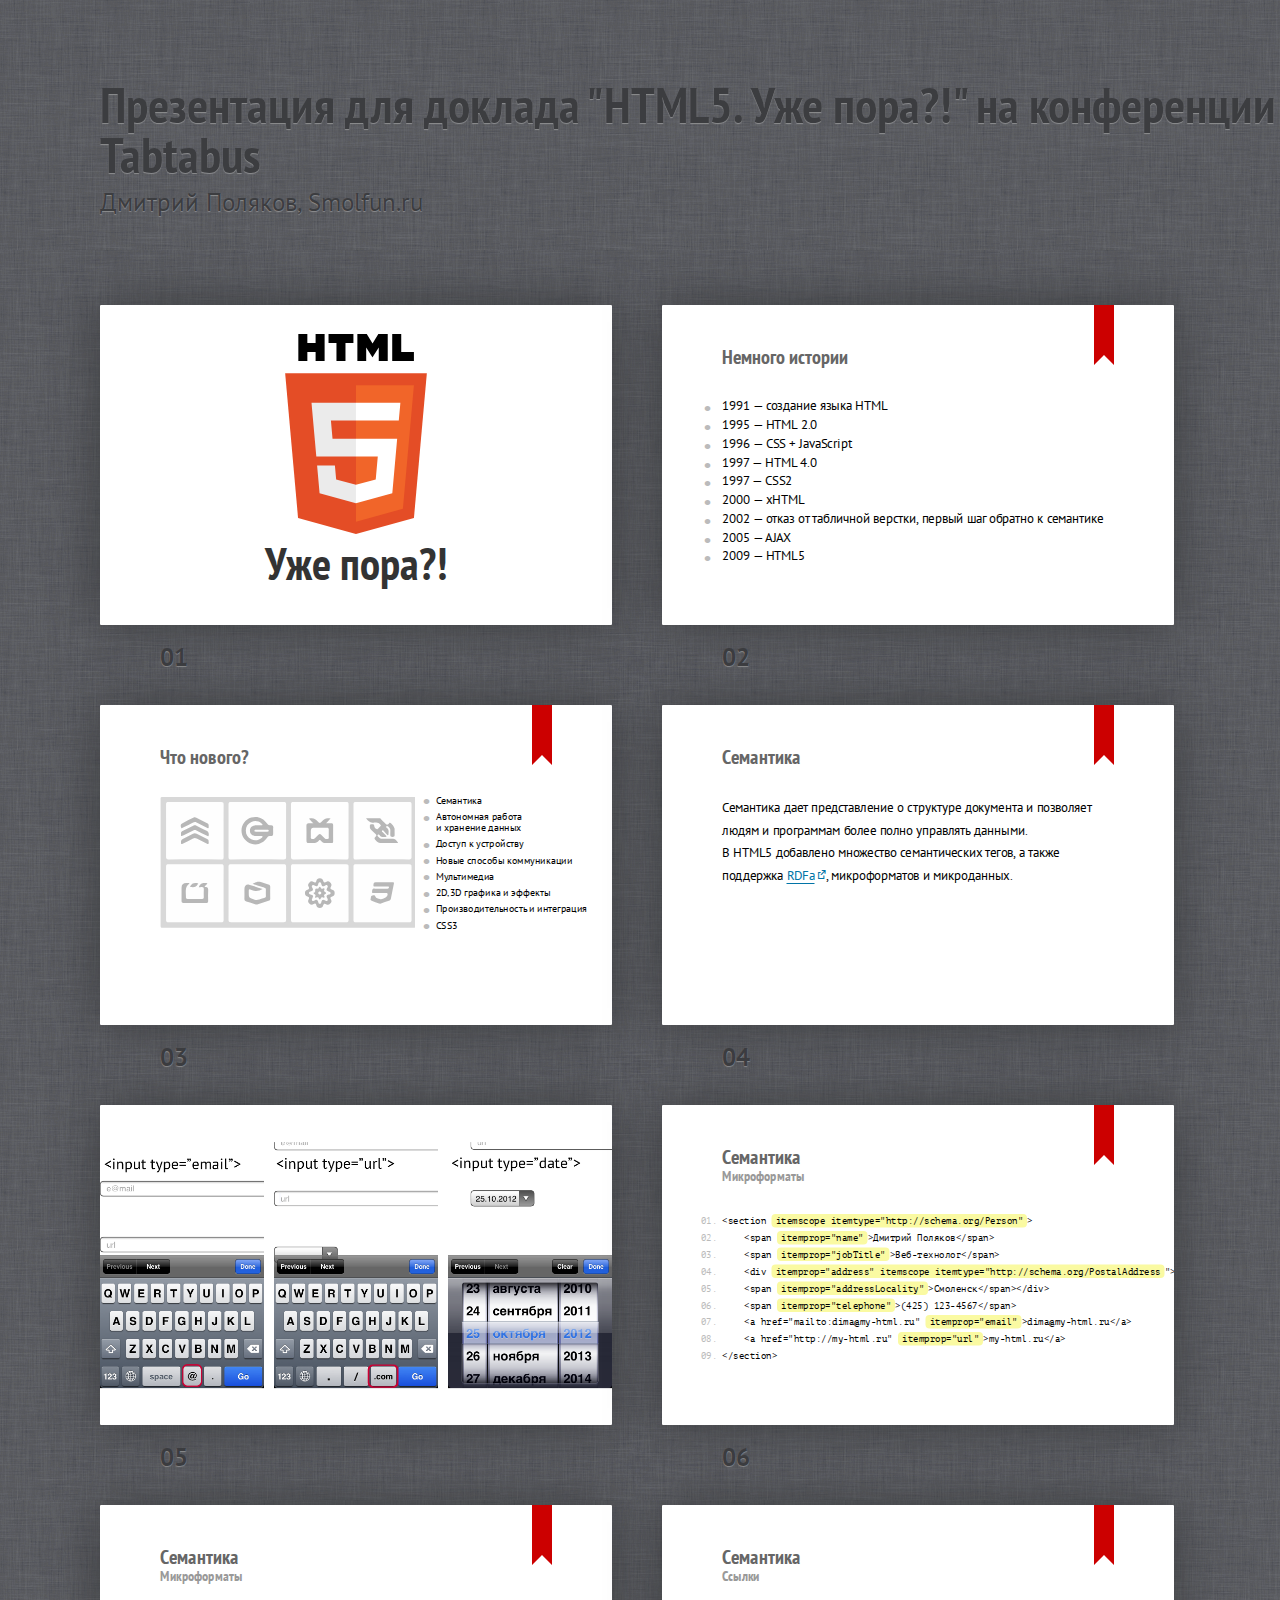
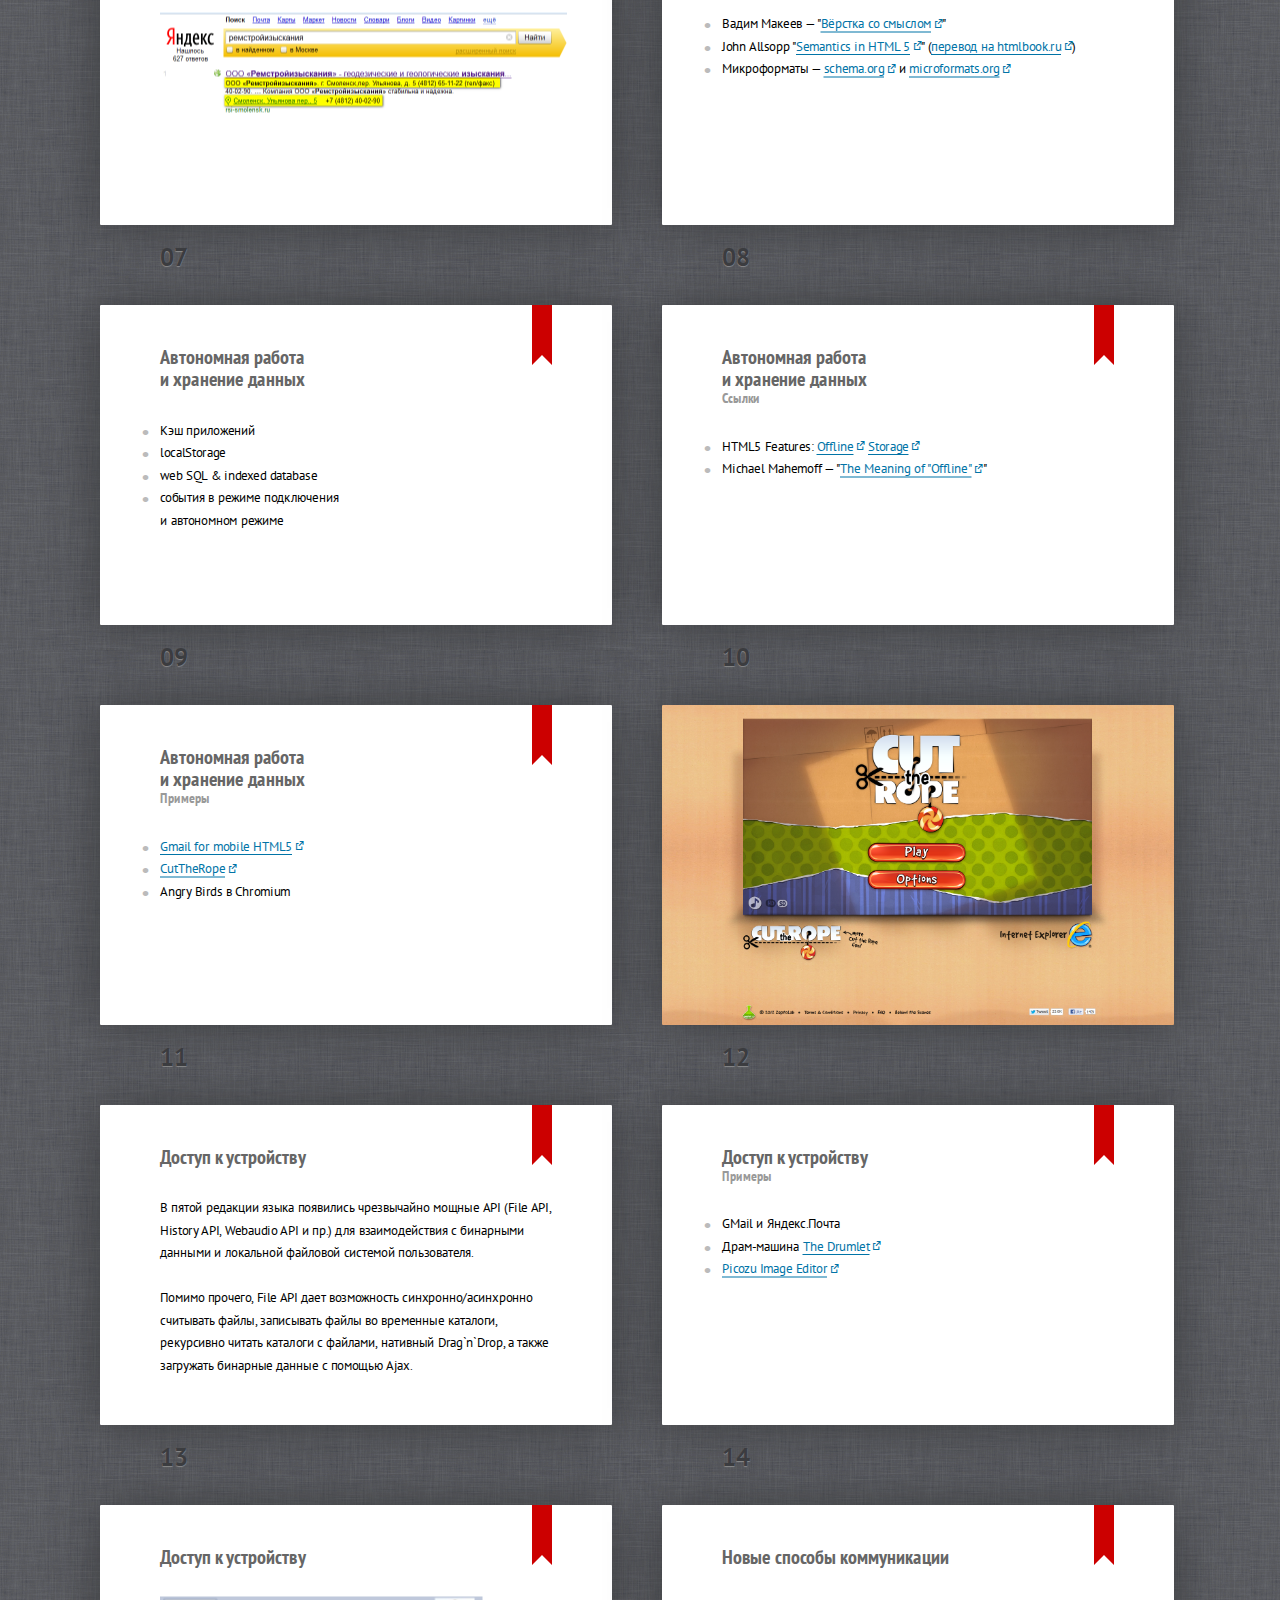
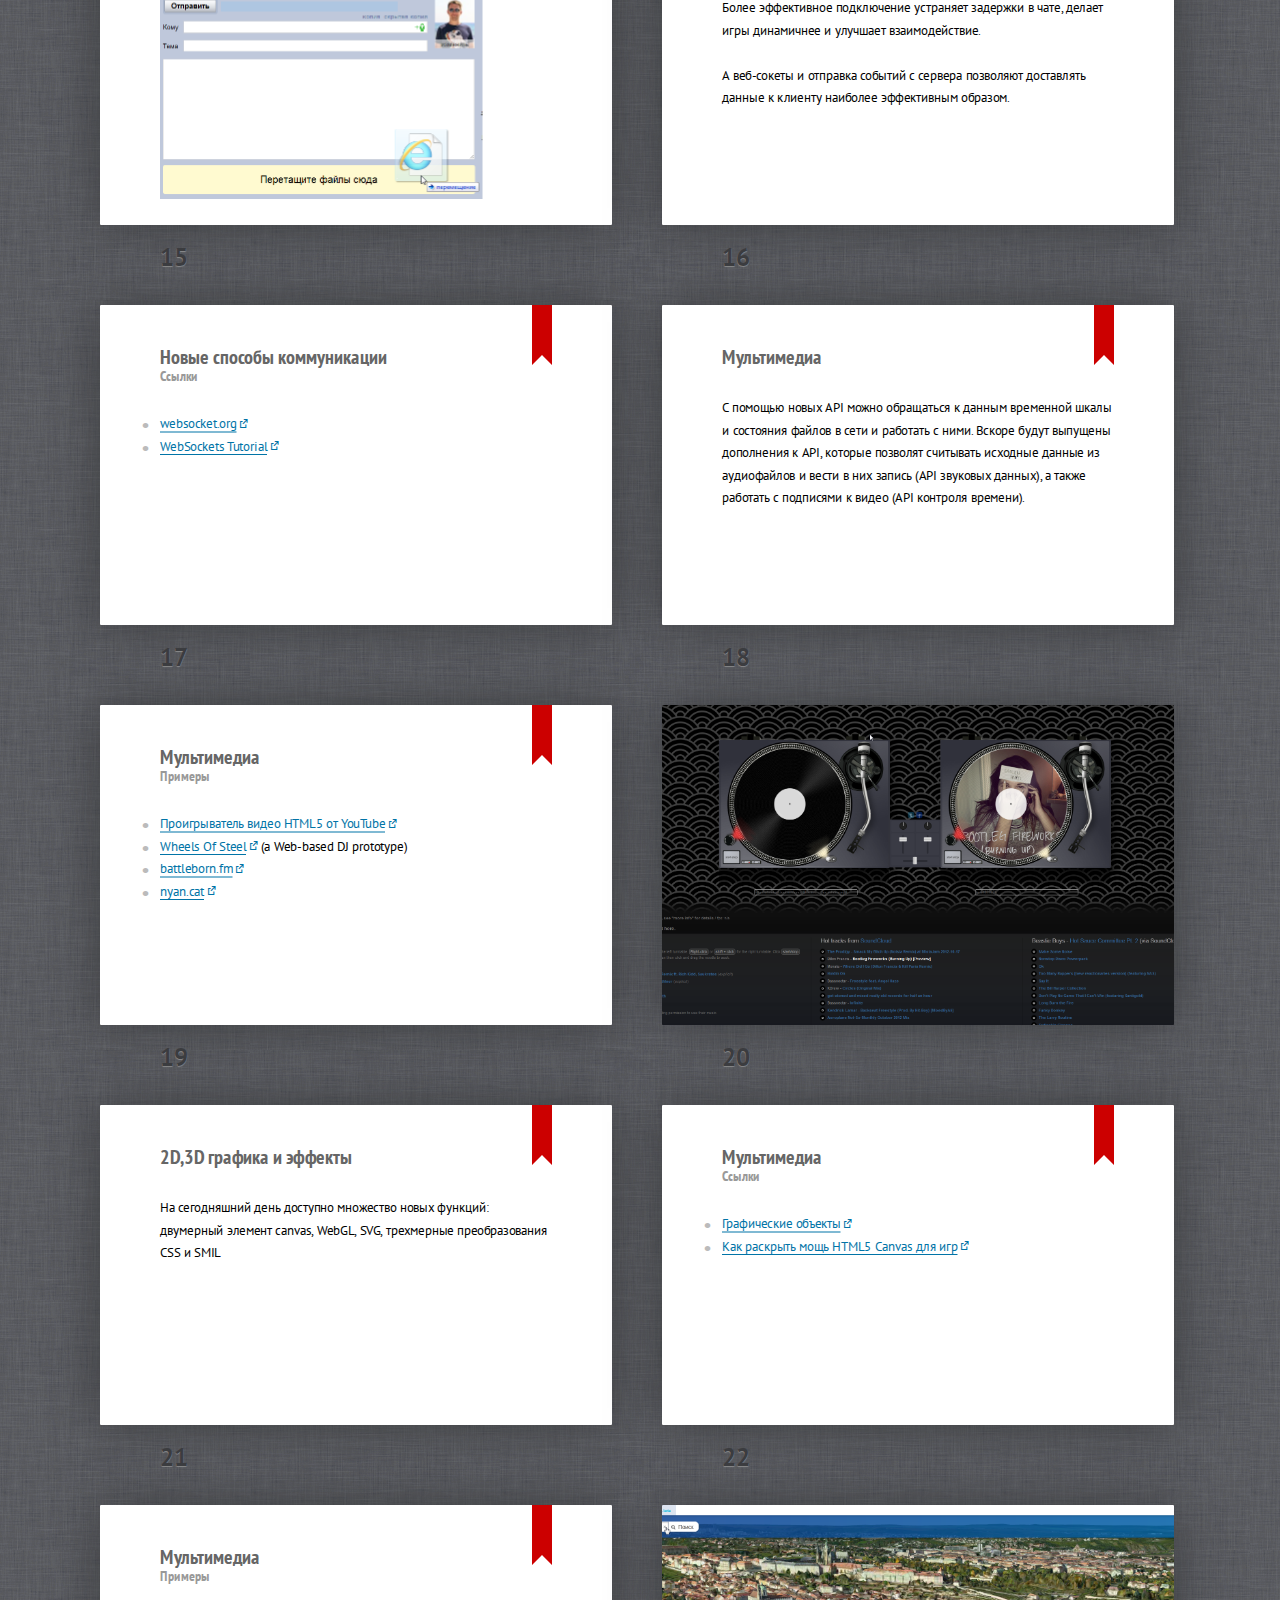
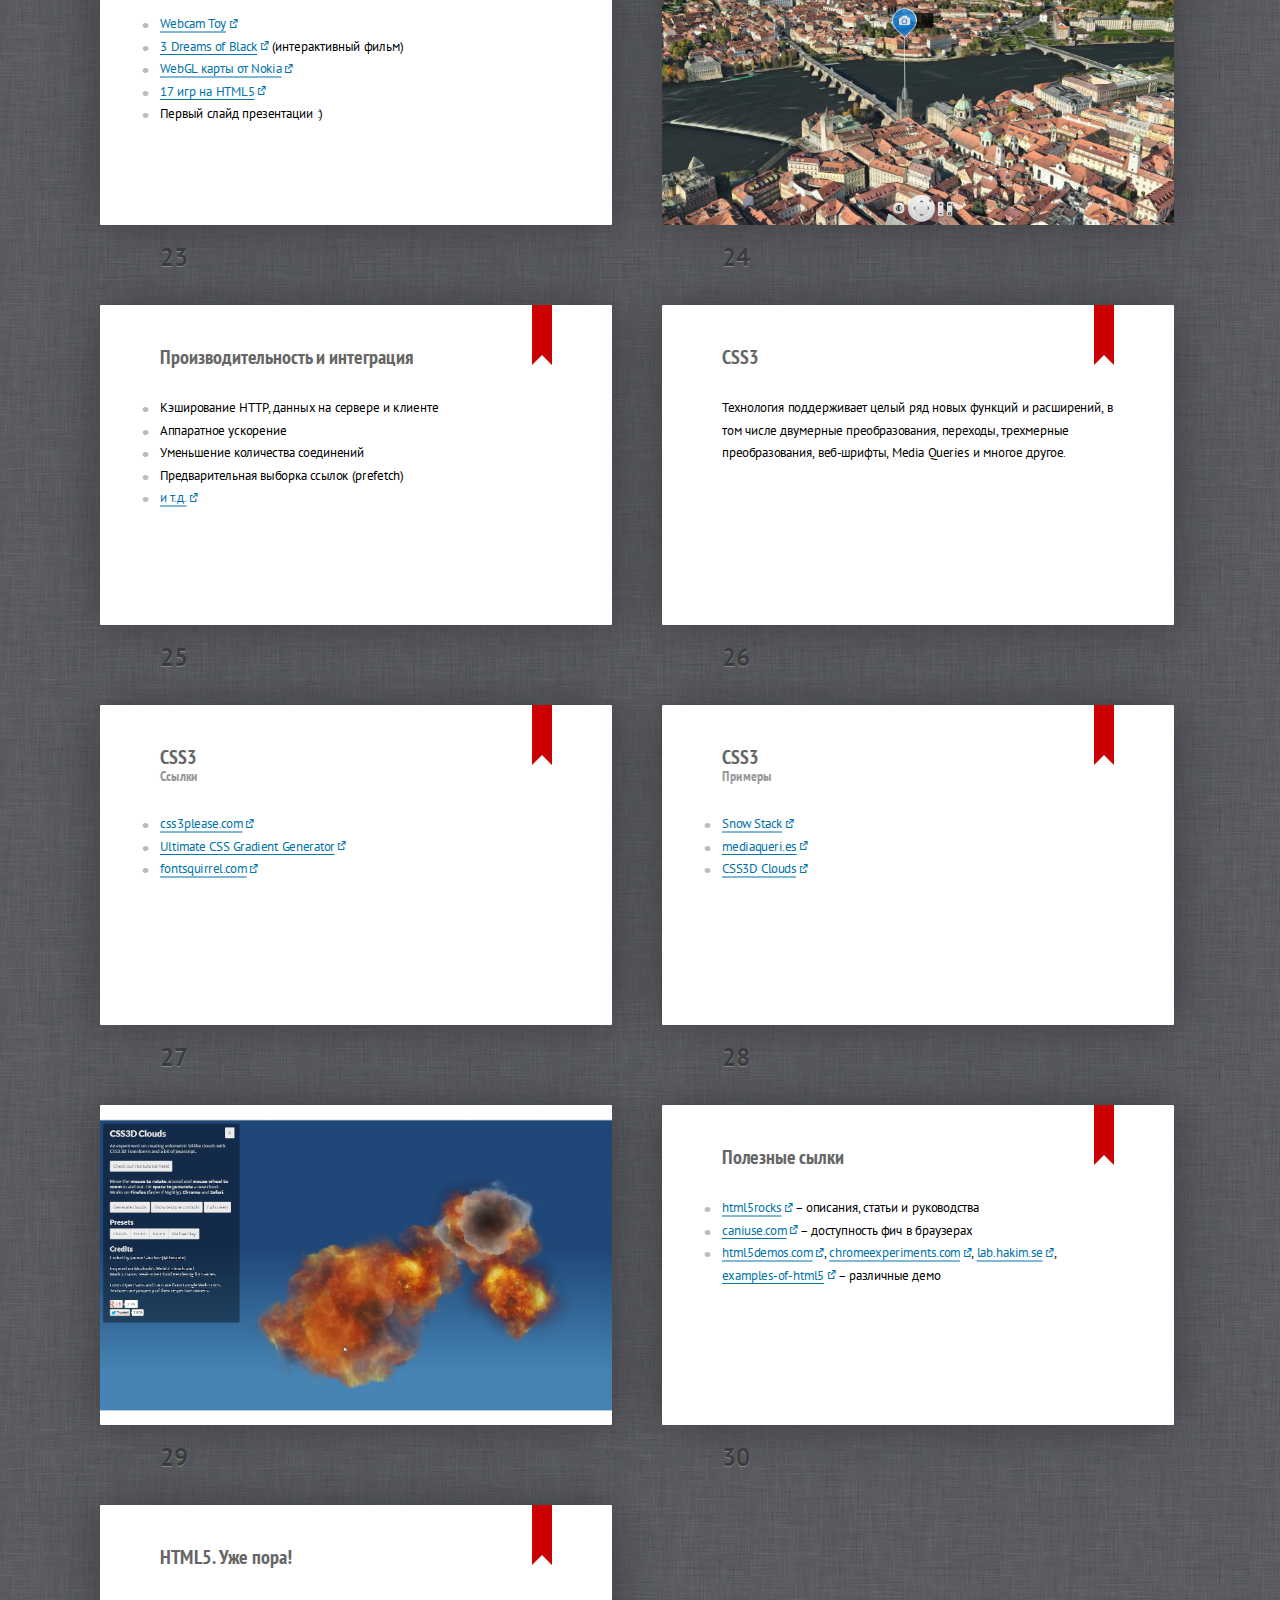
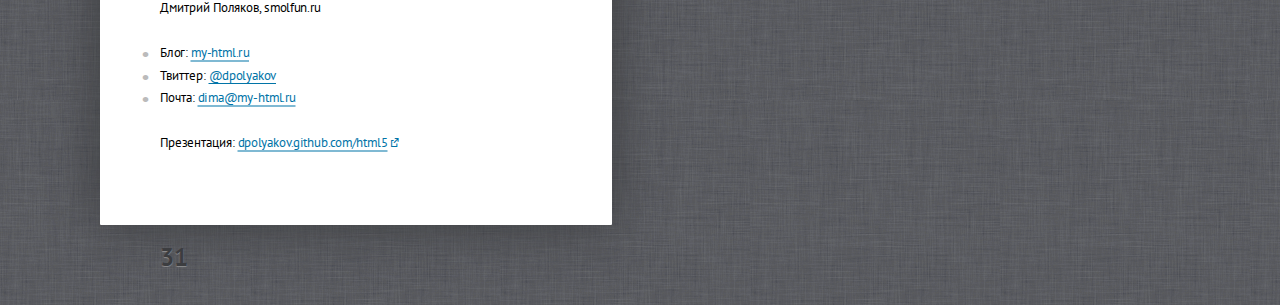
<file: index.htm>
<!DOCTYPE HTML>
<html lang="ru-RU">
<head>
	<title>HTML5. Уже пора?!</title>
	<meta charset="UTF-8">
	<meta name="viewport" content="width=1274, user-scalable=no">
	<link rel="stylesheet" href="themes/ribbon/styles/style.css">
	<link rel="stylesheet" href="themes/ribbon/styles/print.css" media="print">
	<!--
		Для оформления отдельный слайдов, используйте
		ID слайда для доступа к необходимым элементам
		-->
	<style>
		#Cover section {padding:0 120px 80px;}
		.html5 {
			background:#fff url(img/html5.svg) center top no-repeat;
			background-size: 400px 400px;
			height: 100%;
			width: 100%;
			position: relative;;
		}
		.html5 h2 {
			font-size: 90px;
			color:#333;
			text-align:center;			
			position: absolute;
			bottom: 50px; 
			width:100%;
		}
		#History .mylist {line-height: 1.5em !important}
		.mylist li:before {line-height: 1em !important}
		#technology .mylist {
			position:absolute; 
			right:2em;
			top:28%;
		}
		#technology .mylist li {
			font-size: 0.78em;
			line-height: 1.15em;
			margin-bottom: 10px;
		}
		#technology .mylist li:before {line-height:  0.5em !important; margin-left: -110px;}
		#technology img {width: 65%}
		header h4 {font-size: 70%; color:#999}
		/*#offline ul {background: url(img/offline-web-app.png) top right no-repeat;height: 200px;}*/
	</style>
</head>
<body class="list">
	<header class="caption">
		<h1>Презентация для доклада "HTML5. Уже пора?!" на конференции Tabtabus</h1>
		<p>Дмитрий Поляков, Smolfun.ru</p>
	</header>
	<div class="slide cover h" id="Cover"><div>
		<section>
			<div class="html5">
			<header>
				<h2>Уже пора?!</h2>
			</header>
			</div>
		</section>
	</div></div>
	<div class="slide" id="History"><div>
		<section>

			<header>
				<h2>Немного истории</h2>
			</header>
			<ul class="mylist">
				<li>1991 &mdash; создание языка HTML</li>
				<li>1995 &mdash; HTML 2.0</li>
				<li>1996 &mdash; CSS + JavaScript</li>
				<li>1997 &mdash; HTML 4.0</li>
				<li>1997 &mdash; CSS2</li>
				<li>2000 &mdash; xHTML</li>
				<li>2002 &mdash; отказ от табличной верстки, первый шаг обратно к семантике</li>
				<li>2005 &mdash; AJAX</li>
				<li>2009 &mdash; HTML5</li>
			</ul>
		</section>
	</div></div>
	<div class="slide" id="technology"><div>
		<section>
			<header>
				<h2>Что нового?</h2>
			</header>
			<img src="img/technology.svg" />
			<ul class="mylist">
				<li>Семантика</li>
				<li>Автономная работа<br />и хранение данных</li>
				<li>Доступ к устройству</li>
				<li>Новые способы коммуникации</li>
				<li>Мультимедиа</li>
				<li>2D,3D графика и эффекты</li>
				<li>Производительность и интеграция</li>
				<li>CSS3</li>
			</ul>
		</section>
	</div></div>
	<div class="slide" id="Semantics"><div>
		<section>
			<header>
				<h2>Семантика</h2>
			</header>
			<p>Семантика дает представление о структуре документа и позволяет людям и программам более полно управлять данными.<br />В HTML5 добавлено множество семантических тегов, а также поддержка <a href="http://ru.wikipedia.org/wiki/Resource_Description_Framework" target="_blank">RDFa</a>, микроформатов и микроданных.</p>
		</section>
	</div></div>
	<div class="slide cover w" id="Semanticstag"><div>
		<section>
			<img src="img/inputs.png" />
		</section>
	</div></div>
	<div class="slide" id="schema"><div>
		<section>
			<header>
				<h2>Семантика</h2>
				<h4>Микроформаты</h4>
			</header>
			<pre style="font-size:75%">
				<code>&lt;section <mark>itemscope itemtype="http://schema.org/Person"</mark>&gt;</code>
				<code>	&lt;span <mark>itemprop="name"</mark>&gt;Дмитрий Поляков&lt;/span&gt;</code>
				<code>	&lt;span <mark>itemprop="jobTitle"</mark>&gt;Веб-технолог&lt;/span&gt;</code>
				<code>	&lt;div <mark>itemprop="address" itemscope itemtype="http://schema.org/PostalAddress</mark>"&gt;</code>
				<code>	&lt;span <mark>itemprop="addressLocality"</mark>&gt;Смоленск&lt;/span&gt;&lt;/div&gt;</code>
				<code>	&lt;span <mark>itemprop="telephone"</mark>&gt;(425) 123-4567&lt;/span&gt;</code>
				<code>	&lt;a href="mailto:dima@my-html.ru" <mark>itemprop="email"</mark>&gt;dima@my-html.ru&lt;/a&gt;</code>
				<code>	&lt;a href="http://my-html.ru" <mark>itemprop="url"</mark>&gt;my-html.ru&lt;/a&gt;</code>
				<code>&lt;/section&gt;  </code>			
			</pre>
		</section>
	</div></div>
	<div class="slide" id="schema2"><div>
		<section>
			<header>
				<h2>Семантика</h2>
				<h4>Микроформаты</h4>
			</header>
			<img src="img/schema.png" />
		</section>
	</div></div>		
	<div class="slide" id="Semantics2"><div>
		<section>
			<header>
				<h2>Семантика</h2>
				<h4>Ссылки</h4>
			</header>
			<ul>
				<li>Вадим Макеев &mdash; "<a href="http://pepelsbey.net/2011/07/sense-coding/" target="_blank">Вёрстка со смыслом</a>"</li>
				<li>John Allsopp "<a href="http://www.alistapart.com/articles/semanticsinhtml5/" target="_blank">Semantics in HTML 5</a>" (<a href="http://htmlbook.ru/blog/semantika-v-html5" target="_blank">перевод на htmlbook.ru</a>)</li>
				<li>Микроформаты &mdash; <a href="http://schema.org/" target="_blank">schema.org</a> и <a href="http://microformats.org/" target="_blank">microformats.org</a></li>
			</ul>
		</section>
	</div></div>
	<div class="slide" id="offline"><div>
		<section>
			<header>
				<h2>Автономная работа<br />и хранение данных</h2>
			</header>
			<ul>
				<li>Кэш приложений</li>
				<li>localStorage</li>
				<li>web SQL & indexed database</li>
				<li>события в режиме подключения<br />и автономном режиме</li>
			</ul>
		</section>
	</div></div>
	<div class="slide" id="offlinelinks"><div>
		<section>
			<header>
				<h2>Автономная работа<br />и хранение данных</h2>
				<h4>Ссылки</h4>
			</header>
			<ul>
				<li>HTML5 Features: 
					<a href="http://www.html5rocks.com/ru/features/offline" target="_blank">Offline</a>
					<a href="http://www.html5rocks.com/ru/features/storage" target="_blank">Storage</a>
				</li>
				<li>Michael Mahemoff &mdash; "<a  target="_blank" href="http://www.html5rocks.com/en/tutorials/offline/whats-offline/">The Meaning of "Offline"</a>" </li>
			</ul>
		</section>
	</div></div>
	<div class="slide" id="offlineexample"><div>
		<section>
			<header>
				<h2>Автономная работа<br />и хранение данных</h2>
				<h4>Примеры</h4>
			</header>
			<ul>
				<li><a href="http://googlecode.blogspot.com/2009/04/gmail-for-mobile-html5-series-using.html" target="_blank">Gmail for mobile HTML5</a>
				</li>
				<li><a target="_blank" href="http://www.cuttherope.ie/faq.html">СutTheRope</a></li>
				<li>Angry Birds в Chromium</li>
			</ul>
		</section>
	</div></div>
	<div class="slide cover h" id="offlineexampleimg"><div>
		<section>
			<img src="img/ctr.png" />
		</section>
	</div></div>
	<div class="slide" id="device"><div>
		<section>
			<header>
				<h2>Доступ к устройству</h2>
			</header>
			<p>В пятой редакции языка появились чрезвычайно мощные API (File API, History API, Webaudio API и пр.) для взаимодействия с бинарными данными и локальной файловой системой пользователя. </p>
			<p>Помимо прочего, File API дает возможность синхронно/асинхронно считывать файлы, записывать файлы во временные каталоги, рекурсивно читать каталоги с файлами, нативный Drag`n`Drop, а также загружать бинарные данные с помощью Ajax.</p>
		</section>
	</div></div>
	<div class="slide" id="deviceexample"><div>
		<section>
			<header>
				<h2>Доступ к устройству</h2>
				<h4>Примеры</h4>
			</header>
			<ul>
				<li>GMail и Яндекс.Почта</a>
				</li>
				<li>Драм-машина <a href="http://www.chromeexperiments.com/detail/the-drumlet/" target="_blank">The Drumlet</a></li>
				<li><a href="http://www.picozu.com/editor" target="_blank">Picozu Image Editor</a></li>
			</ul>
		</section>
	</div></div>
	<div class="slide" id="device2"><div>
		<section>
			<header>
				<h2>Доступ к устройству</h2>
			</header>
			<img src="img/mail.png" />
		</section>
	</div></div>
	<div class="slide" id="connectivity"><div>
		<section>
			<header>
				<h2>Новые способы коммуникации</h2>
			</header>
			<p>Более эффективное подключение устраняет задержки в чате, делает игры динамичнее и улучшает взаимодействие.</p><p>А веб-сокеты и отправка событий с сервера позволяют доставлять данные к клиенту наиболее эффективным образом.</p>
		</section>
	</div></div>	
	<div class="slide" id="connectivitylinks"><div>
		<section>
			<header>
				<h2>Новые способы коммуникации</h2>
				<h4>Ссылки</h4>
			</header>
			<ul>
				<li><a href="http://www.websocket.org/index.html" target="_blank">websocket.org</a></li>
				<li><a href="http://www.tutorialspoint.com/html5/html5_websocket.htm" target="_blank">WebSockets Tutorial</a>
				</li>
			</ul>
		</section>
	</div></div>
	<div class="slide" id="multimedia"><div>
		<section>
			<header>
				<h2>Мультимедиа</h2>
			</header>
			<p>С помощью новых API можно обращаться к данным временной шкалы и состояния файлов в сети и работать с ними. Вскоре будут выпущены дополнения к API, которые позволят считывать исходные данные из аудиофайлов и вести в них запись (API звуковых данных), а также работать с подписями к видео (API контроля времени).</p>
		</section>
	</div></div>
	<div class="slide" id="multimedialinks"><div>
		<section>
			<header>
				<h2>Мультимедиа</h2>
				<h4>Примеры</h4>
			</header>
			<ul>
				<li><a href="http://www.youtube.com/html5" target="_blank">Проигрыватель видео HTML5 от YouTube</a></li>
				<li><a href="http://wheelsofsteel.net" target="_blank">Wheels Of Steel</a> (a Web-based DJ prototype)
				</li>
				<li><a href="http://www.battleborn.fm/" target="_blank">battleborn.fm</a></li>
				<li><a href="http://www.nyan.cat/" target="_blank">nyan.cat</a></li>
			</ul>
		</section>
	</div></div>
	<div class="slide cover h" id="multimedialinksimg"><div>
		<section>
			<img src="img/dj.png" />
		</section>
	</div></div>	
	<div class="slide" id="graphics"><div>
		<section>
			<header>
				<h2>2D,3D графика и эффекты</h2>
			</header>
			<p>На сегодняшний день доступно множество новых функций: двумерный элемент canvas, WebGL, SVG, трехмерные преобразования CSS и SMIL</p>
		</section>
	</div></div>
	<div class="slide" id="graphicslinks"><div>
		<section>
			<header>
				<h2>Мультимедиа</h2>
				<h4>Ссылки</h4>
			</header>
			<ul>
				<li><a href="http://www.html5rocks.com/ru/features/graphics" target="_blank">Графические объекты</a></li>
				<li><a href="http://html5insight.ru/post/20523242948/unleash-the-power-of-html-5-canvas-for-gaming" target="_blank">Как раскрыть мощь HTML5 Canvas для игр</a></li>
			</ul>
		</section>
	</div></div>	
	<div class="slide" id="graphicsexamples"><div>
		<section>
			<header>
				<h2>Мультимедиа</h2>
				<h4>Примеры</h4>
			</header>
			<ul>
				<li><a href="http://neave.com/webcam/html5/" target="_blank">Webcam Toy</a></li>
				<li><a href="http://www.ro.me/" target="_blank">3 Dreams of Black</a> (интерактивный фильм)</li>
				<li><a href="http://maps.nokia.com/webgl/" target="_blank">WebGL карты от Nokia</a></li>
				<li><a href="http://codetheory.in/17-neat-html5-games-to-keep-you-busy-this-weekend/" target="_blank">17 игр на HTML5</a></li>		
				<li>Первый слайд презентации :)</li>
			</ul>
		</section>
	</div></div>
	<div class="slide cover h" id="graphicsexamplesimg"><div>
		<section>
			<img src="img/nokia.png" />
		</section>
	</div></div>	
	<div class="slide" id="performance"><div>
		<section>
			<header>
				<h2>Производительность и интеграция</h2>
			</header>
			<ul>
				<li><span title="Уменьшение объема передаваемого через Интернет трафика с помощью заголовков If-Modified-Since и ETags">Кэширование HTTP</span>, данных на сервере и клиенте</li>
				<li>Аппаратное ускорение</li>
				<li>Уменьшение количества соединений</li>
				<li>Предварительная выборка ссылок (prefetch)</li>
				<li><a href="http://www.html5rocks.com/ru/features/performance" target="_blank">и т.д.</a></li>
			</ul>
		</section>
	</div></div>
	<div class="slide" id="css3"><div>
		<section>
			<header>
				<h2>CSS3</h2>
			</header>
			<p>Технология поддерживает целый ряд новых функций и расширений, в том числе двумерные преобразования, переходы, трехмерные преобразования, веб-шрифты, Media Queries и многое другое.</p>
		</section>
	</div></div>
	<div class="slide" id="css3links"><div>
		<section>
			<header>
				<h2>CSS3</h2>
				<h4>Ссылки</h4>
			</header>
			<ul>
				<li><a href="http://css3please.com/" target="_blank">css3please.com</a></li>
				<li><a href="http://www.colorzilla.com/gradient-editor/" target="_blank">Ultimate CSS Gradient Generator</a></li>
				<li><a href="http://www.fontsquirrel.com/" target="_blank">fontsquirrel.com</a></li>
			</ul>
		</section>
	</div></div>
	<div class="slide" id="css3examples"><div>
		<section>
			<header>
				<h2>CSS3</h2>
				<h4>Примеры</h4>
			</header>
			<ul>
				<li><a href="http://www.satine.org/research/webkit/snowleopard/snowstack.html" target="_blank">Snow Stack</a></li>
				<li><a href="http://mediaqueri.es/" target="_blank">mediaqueri.es</a></li>
				<li><a href="http://www.clicktorelease.com/code/css3dclouds/" target="_blank">CSS3D Clouds</a></li>
			</ul>
		</section>
	</div></div>
	</div></div>
	<div class="slide cover w" id="css3examplesimg"><div>
		<section>
			<img src="img/cloud.png" />
		</section>
	</div></div>		
	<div class="slide" id="Links"><div>
		<section>
			<header>
				<h2>Полезные сылки</h2>
			</header>
			<ul>
				<li><a href="http://www.html5rocks.com/ru/" target="_blank">html5rocks</a> – описания, статьи и руководства</li>
				<li><a href="http://caniuse.com/" target="_blank">caniuse.com</a> – доступность фич в браузерах</li>
				<li><a href="http://html5demos.com/" target="_blank">html5demos.com</a>, <a href="http://www.chromeexperiments.com/" target="_blank">chromeexperiments.com</a>, <a href="http://lab.hakim.se/" target="_blank">lab.hakim.se</a>, <a href="http://www.creativebloq.com/web-design-tips/examples-of-html5-1233547" target="_blank">examples-of-html5</a> – различные демо</li>
			</ul>
		</section>
	</div></div>						
	<div class="slide" id="ThankYou"><div>
		<section>
			<header>
				<h2>HTML5. Уже пора!</h2>
			</header>
			<p>Дмитрий Поляков, smolfun.ru</p>
			<ul>
				<li>Блог: <a href="http://my-html.ru">my-html.ru</a></li>
				<li>Твиттер: <a href="http://twitter.com/dpolyakov">@dpolyakov</a></li>
				<li>Почта: <a href="mailto:dima@my-html.ru">dima@my-html.ru</a></li>
			</ul>
			<p>Презентация: <a href="http://dpolyakov.github.com/html5/" target="_blank">dpolyakov.github.com/html5</a></p>
		</section>
	</div></div>
	<div class="progress"><div></div></div>
	<script src="scripts/script.js"></script>
</body>
</html>
</file>
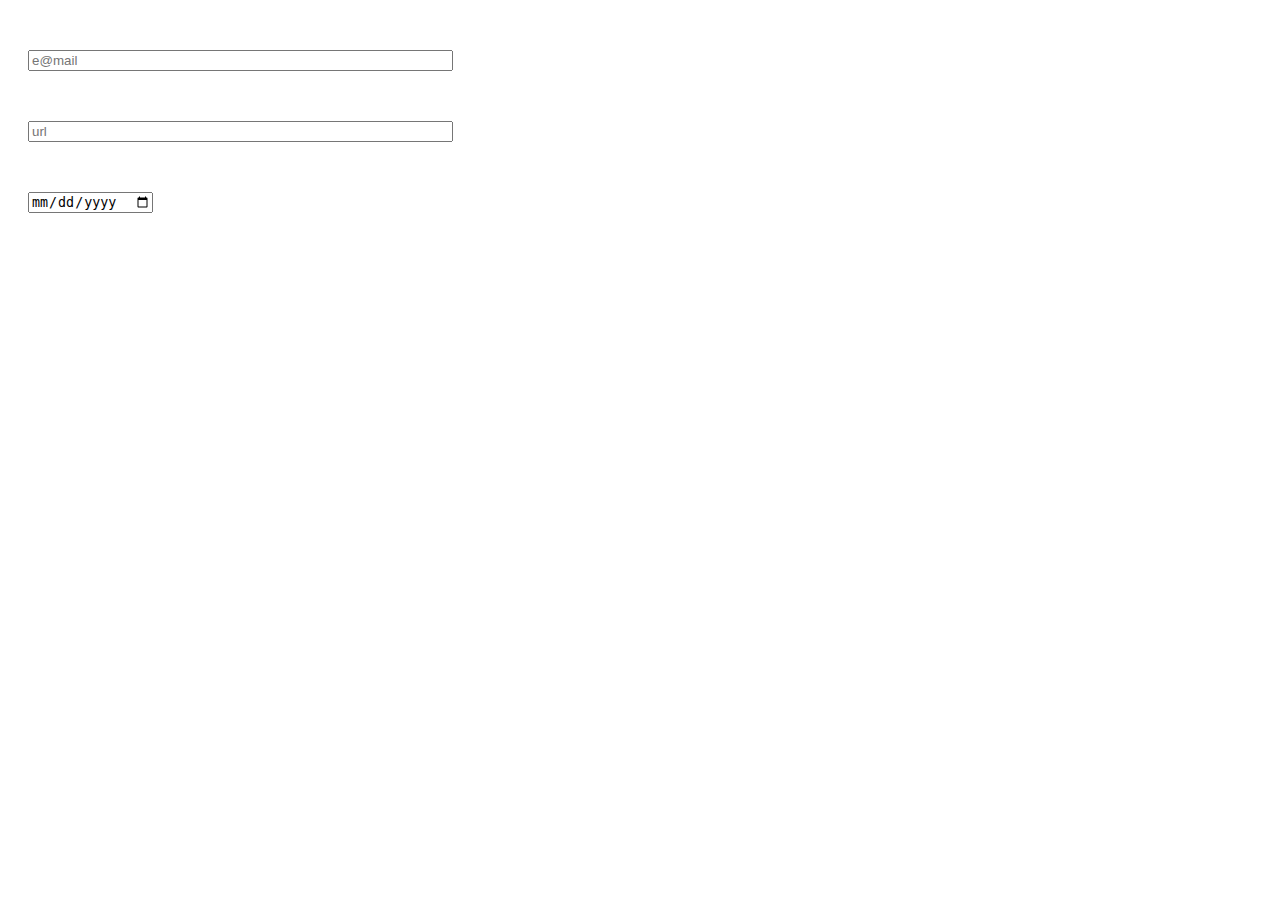
<file: demo/forms.html>
<!DOCTYPE HTML>
<html>
<head>
	<meta charset="UTF-8">
	<title></title>
	<style type="text/css">
		.input {
			margin: 50px 20px;
		}
	</style>
</head>
<body>
<form action="">
	<div class="input">
		<input type="email" placeholder="e@mail" size="50">
	</div>
	<div class="input">
		<input type="url" placeholder="url" size="50">
	</div>
	<div class="input">
		<input type="date" placeholder="date" size="50">
	</div>	
</form>	
</body>
</html>
</file>
<file: themes/ribbon/styles/style.css>
/*
	Ribbon theme for Shower presentation template: http://github.com/pepelsbey/shower
	Copyright © 2010–2012 Vadim Makeev, http://pepelsbey.net/
	Licensed under MIT license: https://github.com/pepelsbey/shower/wiki/License
*/

@import url(fonts.css);
@import url(reset.css);

BODY {
	font:25px/1.8 'PT Sans', sans-serif;
	counter-reset:paging;
	}

/* Slide
---------------------------------------- */
.slide:after {
	counter-increment:paging;
	content:counter(paging, decimal-leading-zero);
	}
.slide section {
	padding:80px 120px 0;
	width:784px;
	height:560px;
	background:#FFF;
	color:#000;
	}
	.slide section:before {
		position:absolute;
		top:0;
		right:120px;
		width:40px;
		height:120px;
		background:url(../images/ribbon.svg) no-repeat;
		content:'';
		}

/* Header */
.slide header {
	margin:0 0 58px;
	color:#666;
	font:bold 40px/1.13 'PT Sans Narrow', sans-serif;
	}

/* Elements */
.slide p {
	margin:0 0 45px;
	}
.slide p.note {
	color:#888;
	}
.slide a {
	border-bottom:0.1em solid;
	color:#0174A7;
	text-decoration:none;
	}
.slide a[target=_blank] {
	margin-right:22px;
	}
.slide a[target=_blank]:after {
	position:absolute;
	margin-left:7px;
	font-family:'Target Blank';
	content:'\005E';
	}
.slide b,
.slide strong {
	font-weight:bold;
	}
.slide i,
.slide em {
	font-style:italic;
	}
.slide kbd,
.slide code {
	padding:3px 8px;
	-webkit-border-radius:8px;
	-moz-border-radius:8px;
	border-radius:8px;
	background:#FAFAA2;
	color:#000;
	-webkit-tab-size:4;
	-moz-tab-size:4;
	-o-tab-size:4;
	tab-size:4;
	font-family:'PT Mono', monospace;
	}

/* Quote */
.slide blockquote {
	font-style:italic;
	}
.slide blockquote:before {
	position:absolute;
	margin:-15px 0 0 -80px;
	color:#CCC;
	font:200px/1 'PT Sans', sans-serif;
	content:'\201C'; /* ldquo */
	}

/* Lists */
.slide ol,
.slide ul {
	margin:0 0 45px;
	counter-reset:list;
	}
	.slide ul ul,
	.slide ol ul,
	.slide ol ol,
	.slide ul ol {
		margin:0 0 0 38px;
		}
	.slide ol > li:before,
	.slide ul > li:before {
		position:absolute;
		margin-left:-120px;
		width:100px;
		color:#BBB;
		text-align:right;
		}
	.slide ul > li:before {
		content:'\2022'; /* bull */
		line-height:1.1;
		font-size:40px;
		}
	.slide ol > li:before {
		counter-increment:list;
		content:counter(list)'.';
		}

/* Code */
.slide pre {
	margin:0 0 45px;
	counter-reset:code;
	white-space:normal;
	}
	.slide pre code {
		display:block;
		padding:0;
		background:none;
		white-space:pre;
		}
	.slide pre code:before {
		position:absolute;
		margin:0 0 0 -120px;
		width:110px;
		color:#BBB;
		text-align:right;
		counter-increment:code;
		content:counter(code, decimal-leading-zero)'.';
		}
	.slide pre mark {
		padding:3px 8px;
		-webkit-border-radius:8px;
		-moz-border-radius:8px;
		border-radius:8px;
		background:#FAFAA2;
		color:#000;
		font-style:normal;
		}
	.slide pre .important {
		background:#C00;
		color:#FFF;
		font-weight:normal;
		}
	.slide pre .comment {
		padding:0;
		background:none;
		color:#888;
		}

/* Cover */
.slide.cover section {
	background:#fff;
	overflow:hidden;
	}
	.slide.cover section:before {
		display:none;
		}
.slide.cover img,
.slide.cover svg,
.slide.cover video,
.slide.cover object {
	position:absolute;
	top:0;
	left:50%;
	z-index:-1;
	height:100%;
	-webkit-transform:translateX(-50%);
	-moz-transform:translateX(-50%);
	-ms-transform:translateX(-50%);
	-o-transform:translateX(-50%);
	transform:translateX(-50%);
	}
.slide.cover.w img,
.slide.cover.w svg,
.slide.cover.w video,
.slide.cover.w object {
	top:50%;
	left:0;
	width:100%;
	height:auto;
	-webkit-transform:translateY(-50%);
	-moz-transform:translateY(-50%);
	-ms-transform:translateY(-50%);
	-o-transform:translateY(-50%);
	transform:translateY(-50%);
	}

/* Shout */
.slide.shout section:before {
	display:none;
	}
.slide.shout h2 {
	position:absolute;
	top:50%;
	left:0;
	width:100%;
	text-align:center;
	line-height:1;
	font-size:150px;
	-webkit-transform:translateY(-50%);
	-moz-transform:translateY(-50%);
	-ms-transform:translateY(-50%);
	-o-transform:translateY(-50%);
	transform:translateY(-50%);
	}
	.slide.shout h2 a[target=_blank] {
		margin:0;
		}
		.slide.shout h2 a[target=_blank]:after {
			content:'';
			}

/* Middle */
.middle {
	position:absolute;
	top:50%;
	left:50%;
	-webkit-transform:translate(-50%, -50%);
	-moz-transform:translate(-50%, -50%);
	-ms-transform:translate(-50%, -50%);
	-o-transform:translate(-50%, -50%);
	transform:translate(-50%, -50%);
	}

/* List
---------------------------------------- */
.list {
	float:left;
	padding:80px 0 80px 100px;
	background:#585A5E url(../images/linen.png);
	}

/* Caption */
.list .caption {
	color:#3C3D40;
	text-shadow:0 1px 1px #8D8E90;
	}
	.list .caption h1 {
		font:bold 50px/1 'PT Sans Narrow', sans-serif;
		}
	.list .caption a {
		color:#4B86C2;
		text-shadow:0 -1px 1px #1F3F60;
		text-decoration:none;
		}
	.list .caption a:hover {
		color:#5ca4ed;
		}

/* Slide */
.list .slide {
	position:relative;
	float:left;
	margin:0 50px 0 0;
	padding:80px 0 0;
	}
	.list .slide:after {
		position:absolute;
		bottom:-45px;
		left:60px;
		color:#3C3D40;
		text-shadow:0 1px 1px #8D8E90;
		line-height:1;
		font-weight:bold;
		font-size:25px;
		}
	.list .slide:target:after {
		text-shadow:0 -1px 1px #1F3F60;
		color:#4B86C2;
		}
	.list .slide > div {
		position:relative;
		overflow:hidden;
		width:512px;
		height:320px;
		box-shadow:0 0 50px #3C3D40;
		border-radius:1px;
		background:rgba(0, 0, 0, 0.3);
		}
	.list .slide > div:hover {
		box-shadow:
			0 0 0 10px rgba(60, 61, 64, 0.6),
			0 0 50px #3C3D40;
		}
	.list .slide:target > div {
		box-shadow:
			0 0 0 1px #305F8D,
			0 0 0 10px #3C7CBD,
			0 0 50px #3C3D40;
		}
	.list .slide section {
		-webkit-transform-origin:0 0;
		-webkit-transform:scale(0.5);
		-moz-transform-origin:0 0;
		-moz-transform:scale(0.5);
		-ms-transform-origin:0 0;
		-ms-transform:scale(0.5);
		-o-transform-origin:0 0;
		-o-transform:scale(0.5);
		transform-origin:0 0;
		transform:scale(0.5);
		}
		.list .slide section:after {
			position:absolute;
			top:0;
			right:0;
			bottom:0;
			left:0;
			content:'';
			}

/* Small */
@media all and (max-width:1274px) {
	.list .slide:after {
		left:30px;
		}
	.list .slide > div {
		width:256px;
		height:160px;
		}
	.list .slide section {
		-webkit-transform:scale(0.25);
		-moz-transform:scale(0.25);
		-ms-transform:scale(0.25);
		-o-transform:scale(0.25);
		transform:scale(0.25);
		}
	}

/* Full
---------------------------------------- */
.full {
	position:absolute;
	top:50%;
	left:50%;
	overflow:hidden;
	margin:-320px 0 0 -512px;
	width:1024px;
	height:640px;
	background:#000;
	}
	.full .caption {
		display:none;
		}
	.full .slide {
		position:absolute;
		visibility:hidden;
		}
		.full .slide:target {
			visibility:visible;
			}
		.full .slide:after {
			position:absolute;
			bottom:85px;
			left:120px;
			color:#BBB;
			line-height:1;
			}
		.full .slide section {
			-webkit-transform:scale(1);
			-moz-transform:scale(1);
			-ms-transform:scale(1);
			-o-transform:scale(1);
			transform:scale(1);
			}
		.full .slide.cover {
			z-index:1;
			}
			.full .slide.cover:after,
			.full .slide.shout:after {
				content:'';
				}

/* Progress */
.full .progress {
	position:absolute;
	right:118px;
	bottom:49px;
	left:118px;
	border-radius:7px;
	border:2px solid rgba(255, 255, 255, 0.2);
	}
	.full .progress DIV {
		width:0;
		height:10px;
		border-radius:5px;
		background:rgba(177, 177, 177, 0.4);
		-webkit-transition:width 0.2s linear;
		-moz-transition:width 0.2s linear;
		-ms-transition:width 0.2s linear;
		-o-transition:width 0.2s linear;
		transition:width 0.2s linear;
		}
.full .progress-off {
	z-index:1;
	}
</file>
<file: themes/ribbon/styles/print.css>
/*
	Ribbon theme for Shower presentation template: http://github.com/pepelsbey/shower
	Copyright © 2010–2012 Vadim Makeev, http://pepelsbey.net/
	Licensed under MIT license: https://github.com/pepelsbey/shower/wiki/License
*/

* { -webkit-print-color-adjust:exact }

@page {
	margin:0;
	size:1024px 640px;
	}

/* List
---------------------------------------- */
.list {
	float:none;
	padding:0;
	background:none;
	}

/* Caption */
.list .caption {
	display:none;
	}

/* Slide */
.list .slide {
	float:none;
	margin:0;
	padding:0;
	}
	.list .slide:after {
		position:absolute;
		bottom:85px;
		left:120px;
		color:#BBB;
		line-height:1;
		text-shadow:none;
		}
	.list .slide > div {
		width:1024px;
		height:640px;
		background:none;
		}
	.list .slide > div,
	.list .slide > div:hover,
	.list .slide:target > div {
		-webkit-box-shadow:none;
		-moz-box-shadow:none;
		box-shadow:none;
		}
	.list .slide section {
		-webkit-transform:scale(1);
		-moz-transform:scale(1);
		-ms-transform:scale(1);
		-o-transform:scale(1);
		transform:scale(1);
		}
</file>
